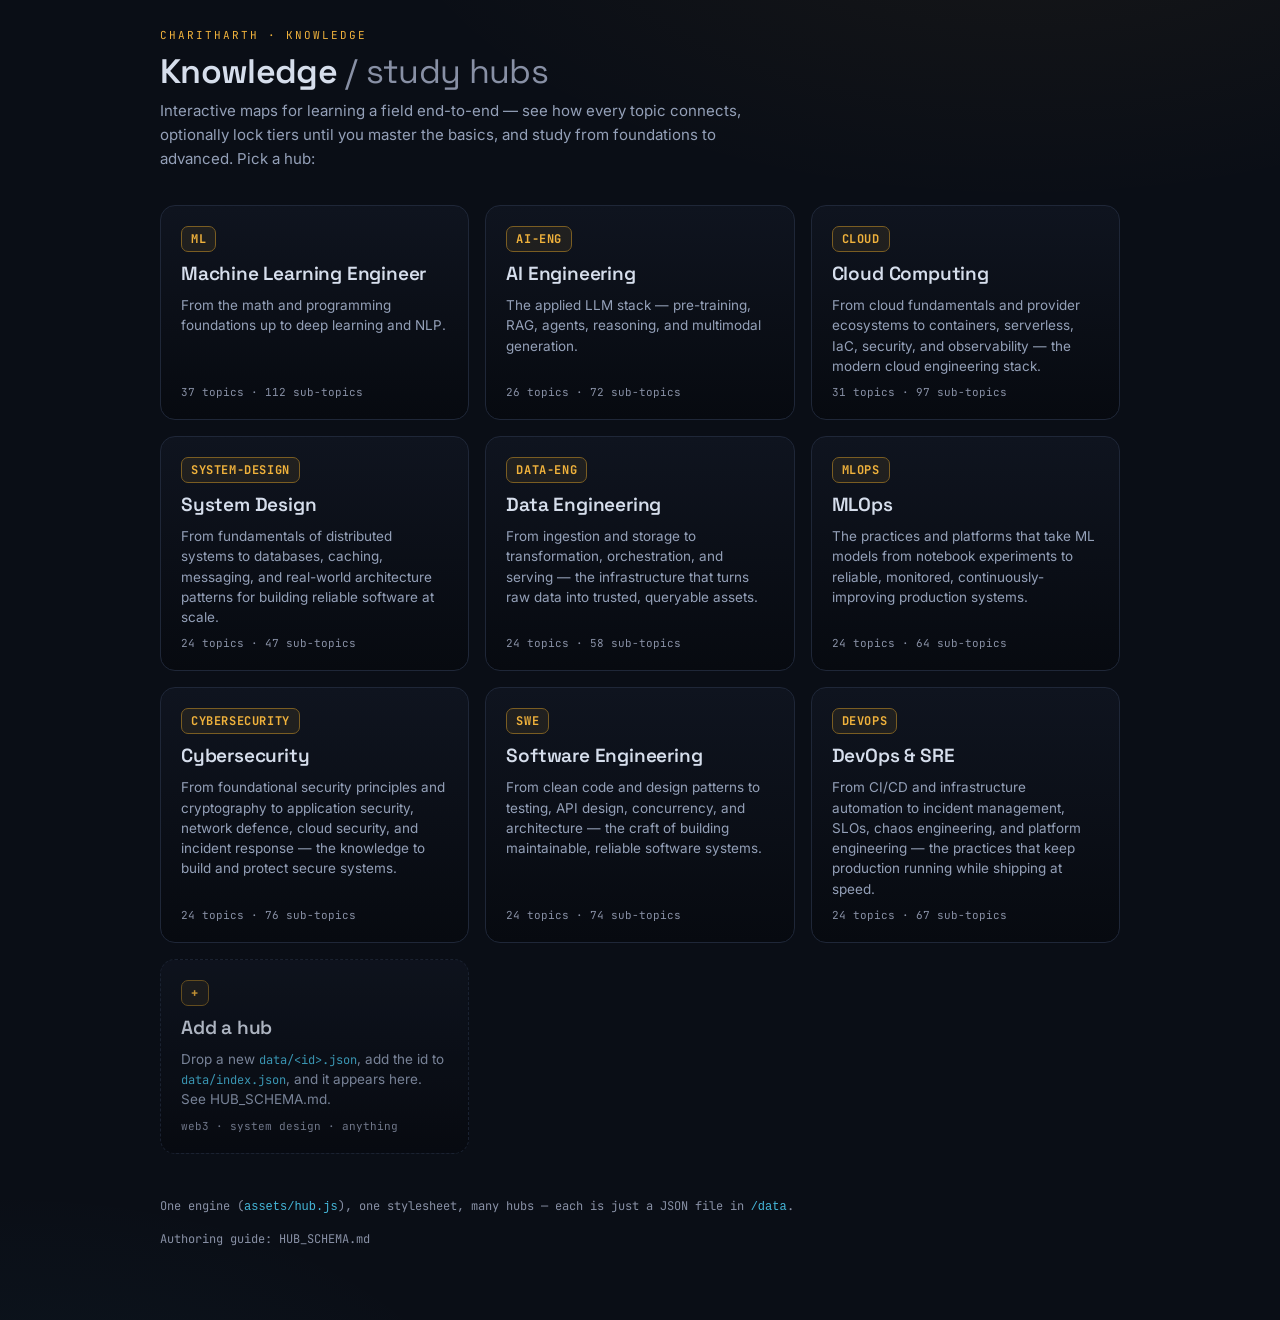
<file: index.html>
<!DOCTYPE html>
<html lang="en" dir="ltr">
<head>
  <meta charset="UTF-8">
  <meta name="viewport" content="width=device-width, initial-scale=1.0, viewport-fit=cover">
  <meta name="description" content="Interactive learning maps for mastering AI, ML, and engineering topics end-to-end. See how every topic connects and study from foundations to advanced.">
  <meta name="mobile-web-app-capable" content="yes">
  <meta name="apple-mobile-web-app-capable" content="yes">
  <meta name="apple-mobile-web-app-title" content="Knowledge">
  <meta name="theme-color" content="#0A0E16">
  <link rel="manifest" href="manifest.webmanifest">
  <link rel="apple-touch-icon" href="assets/icon.png">
  <link rel="stylesheet" href="assets/index.css">
  <title>Knowledge · Hubs</title>
</head>
<body>
  <div class="wrap">
    <header>
      <div class="kbd">charitharth · knowledge</div>
      <h1>Knowledge <span>/ study hubs</span></h1>
      <p class="lead">Interactive maps for learning a field end-to-end — see how every topic connects, optionally lock tiers until you master the basics, and study from foundations to advanced. Pick a hub:</p>
    </header>

    <main>
      <div class="grid" id="hub-grid" aria-label="Available study hubs">
        <!-- Static fallback (replaced by dynamic load when served over HTTP) -->
        <a class="hub" href="hub.html?topic=ml">
          <div class="hbadge">ML</div>
          <div class="htitle">Machine Learning Engineer</div>
          <div class="hblurb">From the math and programming foundations up to deep learning and NLP.</div>
          <div class="hmeta">37 topics · 112 sub-topics</div>
        </a>
        <a class="hub" href="hub.html?topic=ai-eng">
          <div class="hbadge">AI-ENG</div>
          <div class="htitle">AI Engineering</div>
          <div class="hblurb">The applied LLM stack — pre-training, RAG, agents, reasoning, and multimodal generation.</div>
          <div class="hmeta">27 topics · 76 sub-topics</div>
        </a>
        <div class="hub add" role="presentation">
          <div class="hbadge">+</div>
          <div class="htitle">Add a hub</div>
          <div class="hblurb">Drop a new <code>data/&lt;id&gt;.json</code>, add the id to <code>data/index.json</code>, and it appears here. See <a href="docs/HUB_SCHEMA.md">HUB_SCHEMA.md</a>.</div>
          <div class="hmeta">web3 · system design · anything</div>
        </div>
      </div>
    </main>

    <footer class="foot">
      <p>One engine (<code>assets/hub.js</code>), one stylesheet, many hubs — each is just a JSON file in <code>/data</code>.</p>
      <p>Authoring guide: <a href="docs/HUB_SCHEMA.md">HUB_SCHEMA.md</a></p>
    </footer>
  </div>

  <script>
  (function () {
    var grid = document.getElementById('hub-grid');

    // Progressively enhance: if fetch works (HTTP), replace static cards with live data
    if (location.protocol === 'file:') return; // static fallback is already fine

    fetch('data/index.json')
      .then(function (r) { return r.json(); })
      .then(function (ids) {
        return Promise.all(ids.map(function (id) {
          return fetch('data/' + id + '.json')
            .then(function (r) { return r.json(); })
            .then(function (data) {
              var topicCount = Object.keys(data.topics || {}).length;
              var leafCount = Object.keys(data.leaves || {}).length;
              return { id: id, meta: data.meta || {}, topicCount: topicCount, leafCount: leafCount };
            });
        }));
      })
      .then(function (hubs) {
        grid.innerHTML = '';
        hubs.forEach(function (hub) {
          var badge = (hub.meta.id || hub.id).toUpperCase();
          var title = hub.meta.title || hub.id;
          var blurb = hub.meta.blurb || hub.meta.subtitle || '';
          var card = document.createElement('a');
          card.className = 'hub';
          card.href = 'hub.html?topic=' + hub.id;
          card.innerHTML =
            '<div class="hbadge">' + esc(badge) + '</div>' +
            '<div class="htitle">' + esc(title) + '</div>' +
            '<div class="hblurb">' + esc(blurb) + '</div>' +
            '<div class="hmeta">' + hub.topicCount + ' topics \u00b7 ' + hub.leafCount + ' sub-topics</div>';
          grid.appendChild(card);
        });

        // "Add a hub" card
        var add = document.createElement('div');
        add.className = 'hub add';
        add.setAttribute('role', 'presentation');
        add.innerHTML =
          '<div class="hbadge">+</div>' +
          '<div class="htitle">Add a hub</div>' +
          '<div class="hblurb">Drop a new <code>data/&lt;id&gt;.json</code>, add the id to <code>data/index.json</code>, and it appears here. See <a href="docs/HUB_SCHEMA.md">HUB_SCHEMA.md</a>.</div>' +
          '<div class="hmeta">web3 \u00b7 system design \u00b7 anything</div>';
        grid.appendChild(add);
      })
      .catch(function () {
        // Static fallback already visible — just leave it
      });

    function esc(s) {
      return s.replace(/&/g, '&amp;').replace(/</g, '&lt;').replace(/>/g, '&gt;');
    }
  })();

  // Register service worker for offline / PWA support
  if ('serviceWorker' in navigator) {
    navigator.serviceWorker.register('sw.js').catch(function () {});
  }
  </script>
</body>
</html>
</file>
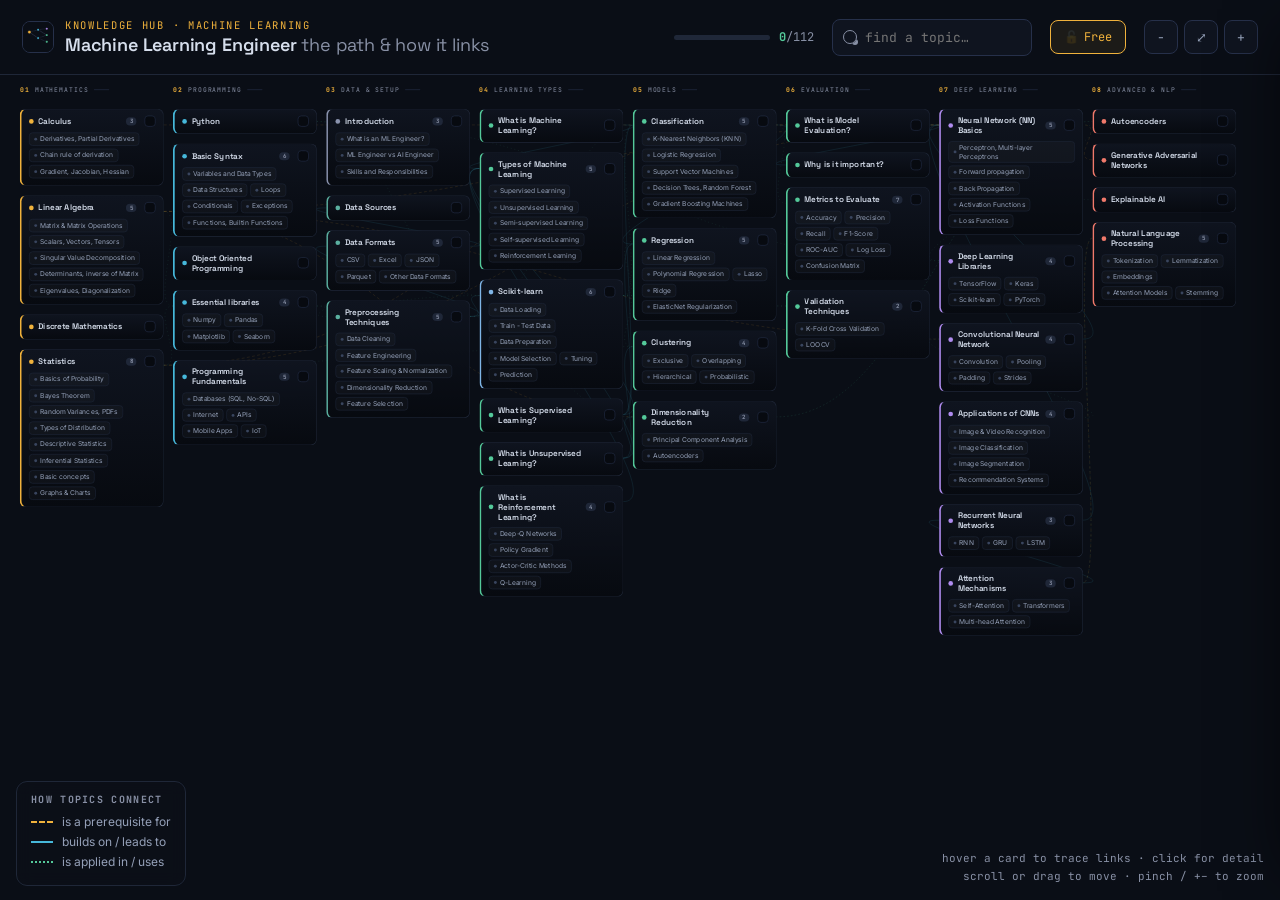
<file: hub.html>
<!DOCTYPE html>
<html lang="en">
<head>
  <meta charset="UTF-8">
  <meta name="viewport" content="width=device-width, initial-scale=1.0, maximum-scale=5.0, viewport-fit=cover">
  <meta name="description" content="Interactive knowledge maps for mastering ML, AI engineering, and more. Visualize topic connections and track your learning progress.">
  <meta name="apple-mobile-web-app-capable" content="yes">
  <meta name="mobile-web-app-capable" content="yes">
  <meta name="apple-mobile-web-app-status-bar-style" content="black-translucent">
  <meta name="apple-mobile-web-app-title" content="Knowledge">
  <meta name="theme-color" content="#0A0E16">
  <link rel="manifest" href="manifest.webmanifest">
  <link rel="apple-touch-icon" href="assets/icon.png">
  <title>Knowledge Hub</title>
  <link rel="stylesheet" href="assets/hub.css">
</head>
<body>
<div class="topbar">
  <a class="brand" href="index.html" aria-label="All hubs — home">
    <img class="emblem" src="assets/icon.png" alt="">
    <span class="btxt"><span class="kbd">roadmap.sh · learning map</span>
    <h1>Machine Learning Engineer <span>/ the path &amp; how it links</span></h1></span></a>
  <div class="progwrap"><div class="progbar"><div class="progfill" id="progfill"></div></div>
    <span class="progtxt"><b id="progN">0</b>/112</span></div>
  <div class="search"><input id="search" type="text" placeholder="find a topic…" autocomplete="off" spellcheck="false"></div>
  <button class="modebtn" id="focusBtn"><span class="lk">🔒</span>Focus</button>
  <div class="zoom"><button class="zbtn" id="zout">−</button><button class="zbtn" id="zfit">⤢</button><button class="zbtn" id="zin">+</button></div>
</div>

<div class="stage" id="stage">
  <div class="canvas" id="canvas">
    <div class="map" id="map">
      <svg class="links" id="links"></svg>
    </div>
  </div>
</div>

<div class="legend"><h4>How topics connect</h4>
  <div class="legrow"><span class="ed" style="border-color:var(--gold);border-top-style:dashed"></span> is a prerequisite for</div>
  <div class="legrow"><span class="ed" style="border-color:var(--cyan)"></span> builds on / leads to</div>
  <div class="legrow"><span class="ed" style="border-color:var(--mint);border-top-style:dotted"></span> is applied in / uses</div>
</div>
<div class="hint">hover a card to trace links · click for detail<br>scroll or drag to move · pinch / +– to zoom</div>

<div class="scrim" id="scrim"></div>
<div class="toast" id="toast"></div>
<div class="peek" id="peek">
  <span class="pk-dot" id="pkDot"></span>
  <div class="pk-txt"><div class="pk-ttl" id="pkTtl"></div><div class="pk-sub" id="pkSub"></div></div>
  <button class="pk-btn" id="pkBtn">Details ›</button>
  <button class="pk-x" id="pkX">✕</button>
</div>
<aside class="panel" id="panel" aria-hidden="true">
  <div class="panel-top"><button class="close" id="close">✕</button>
    <div class="dchip" id="dchip"></div><h3 id="ptitle">—</h3></div>
  <div class="panel-body" id="pbody"></div>
  <div class="panel-foot"><button class="markbtn" id="markbtn">✓ Mark complete</button></div>
</aside>

<script src="assets/hub.js" data-default="ml"></script>
<script>if('serviceWorker' in navigator)navigator.serviceWorker.register('sw.js').catch(function(){});</script>
</body>
</html>
</file>
<file: assets/index.css>
/* ===== Self-hosted fonts ===== */
@font-face { font-family:'Inter'; font-style:normal; font-weight:400; font-display:swap; src:url('fonts/inter-400.ttf') format('truetype'); }
@font-face { font-family:'Inter'; font-style:normal; font-weight:500; font-display:swap; src:url('fonts/inter-500.ttf') format('truetype'); }
@font-face { font-family:'Inter'; font-style:normal; font-weight:600; font-display:swap; src:url('fonts/inter-600.ttf') format('truetype'); }
@font-face { font-family:'JetBrains Mono'; font-style:normal; font-weight:400; font-display:swap; src:url('fonts/jetbrains-mono-400.ttf') format('truetype'); }
@font-face { font-family:'JetBrains Mono'; font-style:normal; font-weight:500; font-display:swap; src:url('fonts/jetbrains-mono-500.ttf') format('truetype'); }
@font-face { font-family:'JetBrains Mono'; font-style:normal; font-weight:700; font-display:swap; src:url('fonts/jetbrains-mono-700.ttf') format('truetype'); }
@font-face { font-family:'Space Grotesk'; font-style:normal; font-weight:400; font-display:swap; src:url('fonts/space-grotesk-400.ttf') format('truetype'); }
@font-face { font-family:'Space Grotesk'; font-style:normal; font-weight:500; font-display:swap; src:url('fonts/space-grotesk-500.ttf') format('truetype'); }
@font-face { font-family:'Space Grotesk'; font-style:normal; font-weight:600; font-display:swap; src:url('fonts/space-grotesk-600.ttf') format('truetype'); }
@font-face { font-family:'Space Grotesk'; font-style:normal; font-weight:700; font-display:swap; src:url('fonts/space-grotesk-700.ttf') format('truetype'); }

/* ===== Design tokens ===== */
:root {
  --ink: #070A10;
  --bg: #0A0E16;
  --panel: #0F141F;
  --line: #1F2738;
  --line2: #26304a;
  --line-bright: #33405A;
  --text: #D6DEEC;
  --muted: #94a0b8;      /* bumped from #7b8398 for WCAG AA contrast */
  --muted2: #8890a5;     /* bumped from #5d667c for WCAG AA contrast */
  --gold: #F0B23C;
  --cyan: #46B8DA;
  --mint: #54C99A;
}

/* ===== Reset & base ===== */
*, *::before, *::after { box-sizing: border-box; }
body {
  margin: 0;
  min-height: 100vh;
  background:
    radial-gradient(1100px 560px at 80% -10%, rgba(240,178,60,.06), transparent 60%),
    radial-gradient(900px 480px at 0% 110%, rgba(70,184,218,.05), transparent 55%),
    var(--bg);
  color: var(--text);
  font-family: "Inter", system-ui, sans-serif;
  -webkit-font-smoothing: antialiased;
  padding: max(28px, env(safe-area-inset-top)) 22px 60px;
}
a { text-decoration: none; color: inherit; }

/* ===== Layout ===== */
.wrap { max-width: 960px; margin: 0 auto; }

/* ===== Header ===== */
.kbd {
  font-family: "JetBrains Mono", monospace;
  font-size: 11px;
  letter-spacing: .18em;
  text-transform: uppercase;
  color: var(--gold);
}
h1 {
  font-family: "Space Grotesk", sans-serif;
  font-weight: 600;
  font-size: 34px;
  letter-spacing: -.02em;
  margin: 8px 0 6px;
}
h1 span { color: var(--muted2); font-weight: 400; }
.lead {
  color: var(--muted);
  font-size: 15px;
  max-width: 620px;
  line-height: 1.6;
  margin: 0 0 34px;
}

/* ===== Hub grid ===== */
.grid {
  display: grid;
  grid-template-columns: repeat(auto-fill, minmax(260px, 1fr));
  gap: 16px;
}
.hub {
  display: flex;
  flex-direction: column;
  gap: 9px;
  background: linear-gradient(180deg, var(--panel), var(--ink));
  border: 1px solid var(--line);
  border-radius: 15px;
  padding: 20px;
  transition: border-color .16s, transform .16s, box-shadow .16s;
  position: relative;
  overflow: hidden;
}
.hub:hover,
.hub:focus-visible {
  border-color: var(--line-bright);
  transform: translateY(-2px);
  box-shadow: 0 22px 44px -26px rgba(0,0,0,.9);
}
.hub:focus-visible {
  outline: 2px solid var(--gold);
  outline-offset: 2px;
}
.hub.add {
  border-style: dashed;
  opacity: .8;
}
.hub.add:hover,
.hub.add:focus-visible {
  transform: none;
  box-shadow: none;
}
.hbadge {
  font-family: "JetBrains Mono", monospace;
  font-size: 12px;
  font-weight: 700;
  color: var(--gold);
  background: rgba(240,178,60,.08);
  border: 1px solid #7a5d22;
  width: fit-content;
  padding: 4px 9px;
  border-radius: 7px;
  letter-spacing: .05em;
}
.htitle {
  font-family: "Space Grotesk", sans-serif;
  font-weight: 600;
  font-size: 19px;
  letter-spacing: -.01em;
}
.hblurb {
  color: var(--muted);
  font-size: 13.5px;
  line-height: 1.5;
  flex: 1;
}
.hblurb code {
  font-family: "JetBrains Mono", monospace;
  font-size: 12px;
  color: var(--cyan);
}
.hmeta {
  font-family: "JetBrains Mono", monospace;
  font-size: 11px;
  color: var(--muted2);
}

/* ===== Loading skeleton ===== */
.hub.skeleton {
  min-height: 140px;
  animation: pulse 1.5s ease-in-out infinite;
}
@keyframes pulse {
  0%, 100% { opacity: .5; }
  50% { opacity: .3; }
}

/* ===== Footer ===== */
.foot {
  margin-top: 42px;
  color: var(--muted2);
  font-family: "JetBrains Mono", monospace;
  font-size: 12px;
  line-height: 1.7;
}
.foot code {
  color: var(--cyan);
}

/* ===== Reduced motion ===== */
@media (prefers-reduced-motion: reduce) {
  *, *::before, *::after { transition: none !important; animation: none !important; }
}
</file>
<file: assets/hub.css>
/* Self-hosted fonts */
@font-face { font-family:'Inter'; font-style:normal; font-weight:400; font-display:swap; src:url('fonts/inter-400.ttf') format('truetype'); }
@font-face { font-family:'Inter'; font-style:normal; font-weight:500; font-display:swap; src:url('fonts/inter-500.ttf') format('truetype'); }
@font-face { font-family:'Inter'; font-style:normal; font-weight:600; font-display:swap; src:url('fonts/inter-600.ttf') format('truetype'); }
@font-face { font-family:'JetBrains Mono'; font-style:normal; font-weight:400; font-display:swap; src:url('fonts/jetbrains-mono-400.ttf') format('truetype'); }
@font-face { font-family:'JetBrains Mono'; font-style:normal; font-weight:500; font-display:swap; src:url('fonts/jetbrains-mono-500.ttf') format('truetype'); }
@font-face { font-family:'JetBrains Mono'; font-style:normal; font-weight:700; font-display:swap; src:url('fonts/jetbrains-mono-700.ttf') format('truetype'); }
@font-face { font-family:'Space Grotesk'; font-style:normal; font-weight:400; font-display:swap; src:url('fonts/space-grotesk-400.ttf') format('truetype'); }
@font-face { font-family:'Space Grotesk'; font-style:normal; font-weight:500; font-display:swap; src:url('fonts/space-grotesk-500.ttf') format('truetype'); }
@font-face { font-family:'Space Grotesk'; font-style:normal; font-weight:600; font-display:swap; src:url('fonts/space-grotesk-600.ttf') format('truetype'); }
@font-face { font-family:'Space Grotesk'; font-style:normal; font-weight:700; font-display:swap; src:url('fonts/space-grotesk-700.ttf') format('truetype'); }

:root{
  --ink:#070A10; --bg:#0A0E16; --panel:#0F141F; --panel2:#141A28;
  --line:#1F2738; --line2:#26304a; --line-bright:#33405A;
  --text:#D6DEEC; --muted:#94a0b8; --muted2:#8890a5; --faint:#39455e;
  --gold:#F0B23C; --cyan:#46B8DA; --mint:#54C99A; --violet:#B08CF0; --coral:#F0796B;
}
*{box-sizing:border-box}
html,body{margin:0;height:100%;overflow:hidden}
body{background:var(--bg);color:var(--text);font-family:"Inter",system-ui,sans-serif;font-size:15px;
  -webkit-font-smoothing:antialiased}
a{color:var(--cyan);text-decoration:none}a:hover{text-decoration:underline}

.topbar{position:absolute;top:0;left:0;right:0;z-index:30;display:flex;align-items:center;gap:18px;
  flex-wrap:wrap;padding:14px 22px;padding-top:calc(14px + env(safe-area-inset-top));
  padding-left:calc(22px + env(safe-area-inset-left));padding-right:calc(22px + env(safe-area-inset-right));
  background:linear-gradient(180deg,rgba(10,14,22,.97),rgba(10,14,22,.85));border-bottom:1px solid var(--line)}
.brand{margin-right:auto;display:flex;align-items:center;gap:11px;text-decoration:none;color:inherit;
  border-radius:10px;padding:4px;margin-left:-4px;transition:.15s;-webkit-tap-highlight-color:transparent}
a.brand:hover{background:rgba(255,255,255,.04)}
a.brand:active{transform:scale(.985)}
.brand .emblem{width:32px;height:32px;border-radius:8px;flex:none;border:1px solid var(--line2)}
.brand .btxt{display:flex;flex-direction:column;gap:1px;min-width:0}
.brand h1{margin:0}
.brand .kbd{font-family:"JetBrains Mono",monospace;font-size:10.5px;letter-spacing:.16em;text-transform:uppercase;color:var(--gold)}
.brand h1{font-family:"Space Grotesk",sans-serif;font-weight:600;font-size:18px;margin:0;letter-spacing:-.01em}
.brand h1 span{color:var(--muted2);font-weight:400}
.search{position:relative}
.search input{width:200px;background:var(--panel);border:1px solid var(--line2);color:var(--text);
  font-family:"JetBrains Mono",monospace;font-size:13px;padding:9px 12px 9px 32px;border-radius:8px;outline:none;
  transition:border-color .15s,width .2s}
.search input:focus{border-color:var(--gold);width:230px}
.search::before{content:"";position:absolute;left:11px;top:50%;width:12px;height:12px;transform:translateY(-50%);
  border:1.6px solid var(--muted2);border-radius:50%;box-shadow:5px 5px 0 -4px var(--muted2)}
.progwrap{display:flex;align-items:center;gap:9px;font-family:"JetBrains Mono",monospace;font-size:12px}
.progbar{width:96px;height:5px;background:var(--line);border-radius:99px;overflow:hidden}
.progfill{height:100%;width:0;background:linear-gradient(90deg,var(--mint),var(--cyan));transition:width .4s}
.progtxt{color:var(--muted2)}.progtxt b{color:var(--mint)}
.zoom{display:flex;gap:6px}
.zbtn{font-family:"JetBrains Mono",monospace;font-size:13px;width:34px;height:34px;background:var(--panel);
  border:1px solid var(--line2);color:var(--muted);border-radius:8px;cursor:pointer;transition:.15s}
.zbtn:hover{color:var(--text);border-color:var(--line-bright)}
.zbtn:focus-visible{outline:2px solid var(--gold);outline-offset:2px}

.topbar{min-height:60px}
.stage{position:absolute;inset:64px 0 0 0;overflow:auto;cursor:grab;touch-action:pan-x pan-y;
  -webkit-overflow-scrolling:touch;overscroll-behavior:contain}
.canvas{position:relative;transform-origin:0 0}
.stage.grab{cursor:grabbing}
.stage::-webkit-scrollbar{height:11px;width:11px}
.stage::-webkit-scrollbar-thumb{background:var(--line2);border-radius:99px;border:3px solid var(--bg)}
.map{position:relative;transform-origin:0 0}
svg.links{position:absolute;top:0;left:0;overflow:visible;pointer-events:none;z-index:1}
.lk{fill:none;stroke-width:1.5;opacity:.12;transition:opacity .18s,stroke-width .18s}
.lk.prereq{stroke:var(--gold);stroke-dasharray:5 4}
.lk.builds{stroke:var(--cyan)}
.lk.applies{stroke:var(--mint);stroke-dasharray:1.5 5}
.lk.hot{opacity:.95;stroke-width:2.4}
.lk.cold{opacity:.03}

.colhead{position:absolute;z-index:2;font-family:"JetBrains Mono",monospace;font-size:11px;letter-spacing:.13em;
  text-transform:uppercase;color:var(--muted2);display:flex;align-items:center;gap:9px;white-space:nowrap}
.colhead .n{color:var(--gold);font-weight:700}
.colhead .ln{width:26px;height:1px;background:var(--line2)}

.card{position:absolute;z-index:2;background:linear-gradient(180deg,var(--panel),var(--ink));
  border:1px solid var(--line);border-left:3px solid var(--cdom,var(--line));border-radius:11px;padding:11px 13px 12px;
  transition:border-color .15s,box-shadow .18s,opacity .18s,transform .15s;cursor:pointer}
.card:hover{border-color:var(--line-bright);box-shadow:0 14px 34px -22px rgba(0,0,0,.9)}
.card:focus-visible{outline:2px solid var(--gold);outline-offset:2px;border-color:var(--line-bright)}
.card.cold{opacity:.28}
.card.hot{border-color:var(--cdom);box-shadow:0 0 0 1px var(--cdom),0 16px 40px -22px var(--cdom)}
.card.sel{border-color:var(--cdom);box-shadow:0 0 0 1.5px var(--cdom)}
.card .ttl{display:flex;align-items:center;gap:8px;font-family:"Space Grotesk",sans-serif;font-weight:600;
  font-size:14px;letter-spacing:-.01em;line-height:1.2}
.card .ttl .dot{width:8px;height:8px;border-radius:50%;background:var(--cdom);flex:none}
.card .ttl .cnt{margin-left:auto;font-family:"JetBrains Mono",monospace;font-size:10px;color:var(--muted2);
  background:var(--line);padding:1px 6px;border-radius:99px}
.chips{display:flex;flex-wrap:wrap;gap:5px;margin-top:10px}
.chip{font-size:11.5px;color:var(--muted);background:rgba(255,255,255,.025);border:1px solid var(--line);
  padding:3px 8px;border-radius:6px;cursor:pointer;transition:.12s;line-height:1.3;display:inline-flex;align-items:center;gap:5px}
.chip:hover{color:var(--text);border-color:var(--cdom);background:rgba(255,255,255,.05)}
.chip.done{color:var(--muted2);text-decoration:line-through;text-decoration-color:var(--faint);border-color:var(--line)}
.chip .cd{width:5px;height:5px;border-radius:50%;background:var(--faint)}
.chip.done .cd{background:var(--mint)}

/* legend */
.legend{position:absolute;left:calc(16px + env(safe-area-inset-left));bottom:calc(14px + env(safe-area-inset-bottom));z-index:25;background:rgba(12,16,24,.86);
  border:1px solid var(--line);border-radius:11px;padding:11px 14px;backdrop-filter:blur(8px);font-size:12px}
.legend h4{margin:0 0 8px;font-family:"JetBrains Mono",monospace;font-size:10px;letter-spacing:.13em;
  text-transform:uppercase;color:var(--muted2)}
.legrow{display:flex;align-items:center;gap:9px;margin:5px 0;color:var(--muted)}
.legrow .ed{width:22px;border-top-width:2px;border-top-style:solid;flex:none}
.hint{position:absolute;right:calc(16px + env(safe-area-inset-right));bottom:calc(14px + env(safe-area-inset-bottom));z-index:25;font-family:"JetBrains Mono",monospace;font-size:11px;
  color:var(--muted2);text-align:right;line-height:1.7;pointer-events:none}

/* mobile peek bar (connection tracing) */
.peek{position:fixed;left:50%;bottom:calc(14px + env(safe-area-inset-bottom));transform:translate(-50%,140%);
  z-index:45;display:flex;align-items:center;gap:11px;max-width:min(440px,calc(100vw - 28px));
  background:rgba(15,20,31,.96);border:1px solid var(--line-bright);border-radius:14px;
  padding:10px 12px;backdrop-filter:blur(10px);box-shadow:0 18px 40px -18px rgba(0,0,0,.8);
  transition:transform .26s cubic-bezier(.2,.8,.2,1);opacity:0;pointer-events:none}
.peek.show{transform:translate(-50%,0);opacity:1;pointer-events:auto}
.peek .pk-dot{width:11px;height:11px;border-radius:50%;flex:none}
.peek .pk-txt{min-width:0}
.peek .pk-ttl{font-family:"Space Grotesk",sans-serif;font-weight:600;font-size:14px;line-height:1.2;
  white-space:nowrap;overflow:hidden;text-overflow:ellipsis;max-width:150px}
.peek .pk-sub{font-family:"JetBrains Mono",monospace;font-size:10px;color:var(--muted2);margin-top:2px;white-space:nowrap}
.peek .pk-btn{font-family:"JetBrains Mono",monospace;font-size:12px;flex:none;border:1px solid var(--gold);
  background:rgba(240,178,60,.1);color:var(--gold);padding:8px 12px;border-radius:9px;cursor:pointer;transition:.15s}
.peek .pk-btn:active{background:rgba(240,178,60,.22)}
.peek .pk-x{flex:none;width:30px;height:30px;border:1px solid var(--line2);background:var(--panel);color:var(--muted);
  border-radius:9px;cursor:pointer;font-size:13px}

/* panel */
.scrim{position:fixed;inset:0;background:rgba(4,6,10,.5);opacity:0;pointer-events:none;transition:.2s;z-index:40}
.scrim.show{opacity:1;pointer-events:auto}
.panel{position:fixed;top:0;right:0;height:100%;width:clamp(320px,38vw,600px);z-index:50;
  background:linear-gradient(180deg,var(--panel2),var(--panel));border-left:1px solid var(--line-bright);
  transform:translateX(102%);transition:transform .28s cubic-bezier(.2,.8,.2,1);display:flex;flex-direction:column;
  box-shadow:-30px 0 60px -30px rgba(0,0,0,.7)}
.panel.open{transform:none}
.panel-top{padding:22px 24px 18px;border-bottom:1px solid var(--line);position:relative}
.dchip{display:inline-flex;align-items:center;gap:7px;font-family:"JetBrains Mono",monospace;font-size:11px;color:var(--muted);margin-bottom:12px}
.dchip .sw{width:9px;height:9px;border-radius:50%}
.panel-top h3{font-family:"Space Grotesk",sans-serif;font-weight:600;font-size:22px;margin:0;letter-spacing:-.015em;line-height:1.2}
.close{position:absolute;top:18px;right:18px;background:var(--panel);border:1px solid var(--line2);color:var(--muted);
  width:32px;height:32px;border-radius:8px;cursor:pointer;font-size:15px;transition:.15s}
.close:hover{color:var(--text);border-color:var(--line-bright)}
.close:focus-visible{outline:2px solid var(--gold);outline-offset:2px}
.panel-body{padding:20px 24px;overflow-y:auto;flex:1}
.panel-body p{font-size:14.5px;line-height:1.62;margin:0 0 16px}
.sub-h{font-family:"JetBrains Mono",monospace;font-size:10.5px;letter-spacing:.13em;text-transform:uppercase;
  color:var(--muted2);margin:22px 0 10px;display:flex;align-items:center;gap:8px}
.sub-h::after{content:"";flex:1;height:1px;background:var(--line)}
.conn,.subitem{display:flex;align-items:center;gap:9px;padding:8px 10px;margin-bottom:6px;border-radius:8px;
  background:var(--panel);border:1px solid var(--line);cursor:pointer;transition:.13s;width:100%;text-align:left;color:var(--text)}
.conn:hover,.subitem:hover{border-color:var(--line-bright);transform:translateX(2px)}
.conn .rel{font-family:"JetBrains Mono",monospace;font-size:9px;letter-spacing:.05em;text-transform:uppercase;
  padding:2px 6px;border-radius:4px;flex:none;border:1px solid currentColor}
.conn .dotc,.subitem .dotc{width:7px;height:7px;border-radius:50%;flex:none}
.conn .cn,.subitem .cn{font-size:13.5px;line-height:1.3}
.res{display:flex;align-items:flex-start;gap:11px;padding:10px 12px;margin-bottom:7px;background:var(--panel);
  border:1px solid var(--line);border-radius:9px;transition:.15s}
.res:hover{border-color:var(--line-bright)}
.res .tag{font-family:"JetBrains Mono",monospace;font-size:9px;letter-spacing:.05em;text-transform:uppercase;
  padding:3px 6px;border-radius:4px;flex:none;margin-top:1px;background:var(--line);color:var(--muted)}
.res .tag.article{color:var(--cyan)}.res .tag.video{color:#E06A8B}.res .tag.course{color:var(--mint)}.res .tag.opensource{color:var(--gold)}
.res .rl{font-size:13.5px;line-height:1.4}.res:hover .rl{color:var(--cyan)}
.empty{color:var(--muted2);font-size:13px;font-style:italic}
.panel-foot{padding:14px 24px;border-top:1px solid var(--line)}
.markbtn{width:100%;font-family:"JetBrains Mono",monospace;font-size:13px;padding:11px;border-radius:9px;cursor:pointer;
  border:1px solid var(--mint);background:rgba(84,201,154,.08);color:var(--mint);transition:.15s}
.markbtn:hover{background:rgba(84,201,154,.16)}.markbtn.done{background:var(--line);border-color:var(--line2);color:var(--muted2)}
@media(max-width:600px){.legend,.hint{display:none}.brand h1{font-size:15px}.search input{width:120px}.panel{width:94vw}}
@media(prefers-reduced-motion:reduce){*{transition:none!important}}
/* ---- progressive disclosure ---- */
.modebtn{font-family:"JetBrains Mono",monospace;font-size:12px;height:34px;padding:0 13px;background:var(--panel);
  border:1px solid var(--line2);color:var(--muted);border-radius:8px;cursor:pointer;transition:.15s;white-space:nowrap}
.modebtn:hover{color:var(--text);border-color:var(--line-bright)}
.modebtn:focus-visible{outline:2px solid var(--gold);outline-offset:2px}
.modebtn .lk{margin-right:5px}
.modebtn.free{color:var(--gold);border-color:var(--gold);background:rgba(240,178,60,.08)}
.ttl .tlabel{flex:1;min-width:0;overflow:hidden;text-overflow:ellipsis}
.tcheck{flex:none;width:19px;height:19px;border:1.5px solid var(--line2);border-radius:6px;background:var(--ink);
  cursor:pointer;padding:0;position:relative;transition:.15s;margin-left:6px}
.tcheck:hover{border-color:var(--mint)}
.tcheck.on{background:var(--mint);border-color:var(--mint)}
.tcheck.on::after{content:"";position:absolute;left:5px;top:2px;width:4px;height:9px;border:solid var(--ink);
  border-width:0 2px 2px 0;transform:rotate(45deg)}
.card.tdone{border-left-color:var(--mint)}
.card.tdone .tlabel{color:var(--muted2)}
.card.locked{opacity:.36;filter:grayscale(.35);cursor:not-allowed}
.card.locked .tcheck{display:none}
.card.locked .chips{pointer-events:none}
.card.locked::after{content:"";position:absolute;top:11px;right:12px;width:13px;height:13px;border:1.6px solid var(--muted2);
  border-radius:3px 3px 4px 4px;box-shadow:inset 0 -4px 0 -2px var(--muted2)}
.card.locked::before{content:"";position:absolute;top:7px;right:14.5px;width:8px;height:8px;border:1.6px solid var(--muted2);
  border-bottom:none;border-radius:5px 5px 0 0}
.colhead.locked{opacity:.5}
.colhead .hlock{display:none;color:var(--muted2);font-size:12px}
.colhead.locked .hlock{display:inline}
.colhead .n{transition:color .3s,background .3s}
@keyframes unlockPop{0%{transform:scale(1)}35%{transform:scale(1.14)}100%{transform:scale(1)}}
.colhead.justunlocked .n{animation:unlockPop .8s ease;color:var(--ink);background:var(--mint);border-color:var(--mint)}
.toast{position:fixed;left:50%;bottom:calc(74px + env(safe-area-inset-bottom));transform:translate(-50%,16px);
  z-index:60;background:rgba(15,20,31,.97);border:1px solid var(--line-bright);color:var(--text);
  font-size:13.5px;padding:11px 16px;border-radius:11px;box-shadow:0 16px 36px -16px rgba(0,0,0,.8);
  opacity:0;pointer-events:none;transition:.24s;max-width:calc(100vw - 28px);text-align:center}
.toast.show{opacity:1;transform:translate(-50%,0)}

/* ---- leveled content (basics -> advanced) ---- */
.lvl{border:1px solid var(--line);border-radius:10px;margin:0 0 9px;overflow:hidden;background:var(--panel)}
.lvl>summary{list-style:none;cursor:pointer;padding:11px 13px;display:flex;align-items:center;gap:9px;
  font-family:"JetBrains Mono",monospace;font-size:12px;color:var(--muted);transition:.15s}
.lvl>summary::-webkit-details-marker{display:none}
.lvl>summary::after{content:"+";margin-left:auto;color:var(--muted2);font-size:15px;transition:.2s}
.lvl[open]>summary::after{content:"–"}
.lvl>summary:hover{color:var(--text)}
.lvtag{font-size:9px;letter-spacing:.08em;text-transform:uppercase;padding:3px 7px;border-radius:5px;
  border:1px solid currentColor}
.lvtag.basics{color:var(--mint)}.lvtag.mid{color:var(--cyan)}.lvtag.adv{color:var(--gold)}
.lvbody{padding:2px 14px 14px;font-size:14px;line-height:1.62;color:var(--text)}
.lvbody p{margin:0 0 10px}.lvbody p:last-child{margin:0}
.lvbody strong{color:#fff;font-weight:600}
.lvbody code{font-family:"JetBrains Mono",monospace;font-size:12.5px;background:var(--ink);
  border:1px solid var(--line);padding:1px 5px;border-radius:5px;color:var(--cyan)}
.lvbody ul{margin:0 0 10px;padding-left:18px}.lvbody li{margin:3px 0}
.loaderr{position:absolute;inset:0;display:flex;align-items:center;justify-content:center;text-align:center;
  color:var(--muted);font-family:"JetBrains Mono",monospace;font-size:14px;line-height:1.7;padding:30px}
.loaderr code{color:var(--gold)}
</file>
